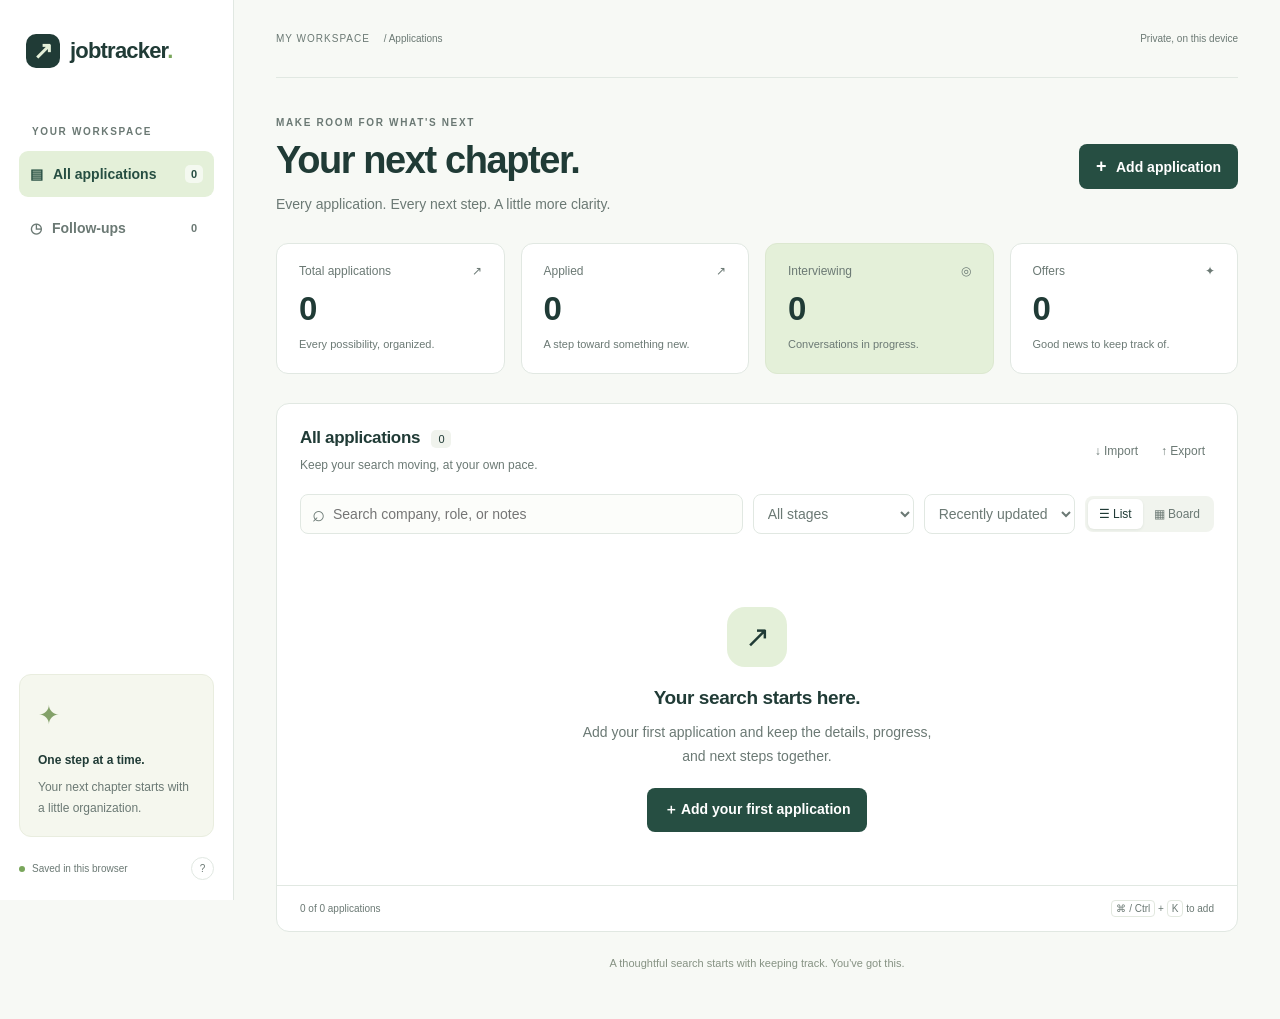
<file: site/tracker/index.html>
<!doctype html>
<html lang="en"><head><meta charset="utf-8"><meta name="viewport" content="width=device-width,initial-scale=1"><meta name="theme-color" content="#172e2b"><title>Personal Job Tracker — Your next chapter</title><link rel="stylesheet" href="style.css"><script src="data.js" defer></script><script src="app.js" defer></script></head>
<body><a class="skip-link" href="#main">Skip to applications</a><div class="workspace">
<aside class="sidebar"><a class="brand" href="../demo.html"><span class="brand-mark" aria-hidden="true">↗</span><span>jobtracker<span class="brand-dot">.</span></span></a><div class="workspace-label">YOUR WORKSPACE</div><nav aria-label="Tracker navigation"><button class="nav-link active" id="all-applications" aria-current="page"><span aria-hidden="true">▤</span> All applications <span id="nav-count" class="count">0</span></button><button class="nav-link" id="follow-up-nav"><span aria-hidden="true">◷</span> Follow-ups <span id="follow-up-count" class="count">0</span></button></nav><div class="sidebar-note"><span class="note-icon" aria-hidden="true">✦</span><strong>One step at a time.</strong><p>Your next chapter starts with a little organization.</p></div><div class="sidebar-bottom"><span class="storage-dot"></span><span id="storage-label">Saved in this browser</span><button id="help-btn" aria-label="Show keyboard shortcuts">?</button></div></aside>
<main id="main"><header class="topbar"><span>MY WORKSPACE <span class="breadcrumb">/ Applications</span></span><span class="privacy-label" id="privacy-label">Private, on this device</span></header>
<section class="heading"><div><p class="eyebrow">MAKE ROOM FOR WHAT'S NEXT</p><h1>Your next chapter.</h1><p class="subtitle">Every application. Every next step. A little more clarity.</p></div><button class="primary" id="add-application-btn"><span aria-hidden="true">+</span> Add application</button></section>
<p id="storage-warning" class="warning" role="status" hidden></p>
<section id="dashboard-stats" class="stats-grid" aria-label="Application summary"></section>
<section class="applications-panel" aria-labelledby="list-heading"><div class="panel-heading"><div><h2 id="list-heading">All applications <span id="heading-count" class="small-count">0</span></h2><p id="list-description">Keep your search moving, at your own pace.</p></div><div class="backup-actions"><button class="text-btn" id="from-history" hidden>＋ From application history</button><button class="text-btn" id="import-btn">↓ Import</button><button class="text-btn" id="export-btn">↑ Export</button><input type="file" id="import-file-input" accept=".json,application/json" hidden></div></div>
<div class="toolbar"><label class="search-box"><span aria-hidden="true">⌕</span><input type="search" id="search-input" placeholder="Search company, role, or notes" aria-label="Search applications"></label><label class="sr-only" for="status-filter">Filter by status</label><select id="status-filter"><option value="">All stages</option></select><label class="sr-only" for="sort-select">Sort applications</label><select id="sort-select"><option value="recent">Recently updated</option><option value="company">Company A–Z</option><option value="date">Applied date</option></select><div class="view-switch" role="group" aria-label="Application view"><button id="table-view-btn" class="active" aria-pressed="true">☰ List</button><button id="board-view-btn" aria-pressed="false">▦ Board</button></div></div>
<div id="bulk-actions-bar" class="bulk-bar" hidden><span id="selected-count"></span><label class="sr-only" for="bulk-status-select">Change selected status</label><select id="bulk-status-select"><option value="">Move to stage…</option></select><button id="bulk-delete-btn" class="danger">Delete selected</button><button id="clear-selection-btn" class="text-btn">Clear selection</button></div>
<div id="applications-container" aria-busy="true"></div><footer class="list-footer"><span id="results-count" aria-live="polite">Loading applications…</span><span><kbd>⌘ / Ctrl</kbd> + <kbd>K</kbd> to add</span></footer></section>
<p class="page-note">A thoughtful search starts with keeping track. You've got this.</p></main></div>
<dialog id="quick-add-modal" aria-labelledby="editor-title"><div class="dialog-heading"><div><p class="eyebrow">THE DETAILS THAT MATTER</p><h2 id="editor-title">Add an application</h2></div><button class="icon-btn" id="quick-add-close" aria-label="Close application editor">×</button></div><form id="quick-add-form"><div class="form-grid"><label>Company <span class="required">*</span><input id="qa-company" maxlength="500" required placeholder="Company name" autocomplete="organization"></label><label>Job title <span class="required">*</span><input id="qa-jobtitle" maxlength="500" required placeholder="Software Engineer Intern"></label><label>Stage<select id="qa-status"></select></label><label>Date applied<input id="qa-date" type="date"></label><label class="wide">Job link<input id="qa-link" type="url" maxlength="2048" placeholder="https://"></label><label class="wide">Salary / compensation<input id="qa-salary" maxlength="500" placeholder="e.g. $30–40/hour"></label><label class="wide">Notes<textarea id="qa-notes" maxlength="10000" rows="4" placeholder="Recruiter details, interview prep, or your next step…"></textarea></label></div><p id="form-error" class="form-error" role="alert" hidden></p><div class="dialog-actions"><button type="button" id="quick-add-cancel" class="secondary">Cancel</button><button type="submit" class="primary" id="save-application">Save application</button></div></form></dialog>
<dialog id="help-modal" aria-labelledby="help-title"><div class="dialog-heading"><h2 id="help-title">A few useful shortcuts</h2><button class="icon-btn" id="help-close" aria-label="Close shortcuts">×</button></div><ul class="shortcut-list"><li><kbd>⌘ / Ctrl + K</kbd><span>Add application</span></li><li><kbd>/</kbd><span>Search applications</span></li><li><kbd>Esc</kbd><span>Close a dialog</span></li></ul></dialog>
<div id="toast-container" aria-live="polite" role="status"></div><noscript><p class="warning">Enable JavaScript to use the tracker. Your saved data stays on this device.</p></noscript></body></html>
</file>
<file: site/tracker/style.css>
*{box-sizing:border-box} :root{--ink:#203b36;--muted:#6b7974;--line:#e1e8e2;--paper:#f7f9f5;--green:#264e42;--mint:#e4f0d9;--white:#fff;--red:#a6373b;font-family:Inter,-apple-system,BlinkMacSystemFont,"Segoe UI",sans-serif;color:var(--ink);background:var(--paper);font-size:14px}body{margin:0}button,input,select,textarea{font:inherit}button,a,input,select,textarea{-webkit-tap-highlight-color:transparent}button{cursor:pointer}button:disabled{cursor:wait;opacity:.55}button:focus-visible,a:focus-visible,input:focus-visible,select:focus-visible,textarea:focus-visible{outline:3px solid #8cba86;outline-offset:3px}[hidden]{display:none!important}a{color:inherit}.workspace{display:grid;grid-template-columns:234px minmax(0,1fr);min-height:100dvh}.sidebar{background:#fff;border-right:1px solid var(--line);padding:34px 19px 20px;display:flex;flex-direction:column;position:sticky;top:0;height:100dvh;gap:20px}.brand{display:flex;gap:10px;align-items:center;text-decoration:none;font-weight:750;font-size:22px;letter-spacing:-.8px;margin:0 7px 38px}.brand-mark{display:grid;place-items:center;width:34px;height:34px;background:var(--ink);color:var(--mint);border-radius:10px;font-size:24px}.brand-dot{color:#79a65b}.workspace-label,.eyebrow{font-size:10px;font-weight:700;letter-spacing:1.65px;color:var(--muted)}.workspace-label{margin:0 13px -6px}nav{display:grid;gap:8px}.nav-link{display:flex;align-items:center;gap:10px;min-height:46px;background:none;border:0;color:var(--muted);border-radius:9px;padding:11px;font-weight:600;text-align:left}.nav-link.active{background:var(--mint);color:var(--green)}.nav-link:hover{background:#eef4e8}.count{margin-left:auto;font-size:11px;background:#fff9;border-radius:5px;padding:3px 6px}.sidebar-note{background:#f5f7ee;border:1px solid #e9eddf;border-radius:12px;padding:18px;margin-top:auto;font-size:12px;line-height:1.7}.note-icon{display:block;color:#83a169;font-size:26px;margin-bottom:13px}.sidebar-note strong{display:block}.sidebar-note p{color:var(--muted);margin:7px 0 0}.sidebar-bottom{display:flex;align-items:center;gap:7px;font-size:10px;color:var(--muted)}.storage-dot{height:6px;width:6px;border-radius:50%;background:#79a65b;flex-shrink:0}.sidebar-bottom button{margin-left:auto;border:1px solid var(--line);border-radius:50%;width:23px;height:23px;background:#fff;color:var(--muted)}main{min-width:0;padding:0 42px 25px}.topbar{height:78px;display:flex;align-items:center;justify-content:space-between;border-bottom:1px solid var(--line);font-size:10px;letter-spacing:1px;color:var(--muted)}.breadcrumb{letter-spacing:0;margin-left:10px}.privacy-label{letter-spacing:0}.heading{display:flex;justify-content:space-between;align-items:center;gap:25px;margin:39px 0 28px}.eyebrow{margin:0 0 11px}h1{font-size:clamp(28px,3vw,38px);font-weight:600;letter-spacing:-1.4px;margin:0 0 11px}h2{font-size:17px;letter-spacing:-.35px;margin:0}.subtitle{color:var(--muted);margin:0;line-height:1.6}.primary,.secondary{border:0;border-radius:8px;padding:12px 17px;font-weight:600;min-height:44px;white-space:nowrap}.primary{background:var(--green);color:#fff}.primary:hover{background:#183d31}.secondary{background:#edf2eb;color:var(--ink)}.primary span{font-size:18px;margin-right:6px}.stats-grid{display:grid;grid-template-columns:repeat(4,minmax(0,1fr));gap:16px;margin-bottom:29px}.stat{background:#fff;border:1px solid var(--line);border-radius:12px;padding:20px 22px}.stat.highlight{background:var(--mint);border-color:#dce8d0}.stat-label{font-size:12px;color:var(--muted);display:flex;justify-content:space-between;gap:10px}.stat strong{display:block;font-size:33px;font-weight:600;letter-spacing:-1.2px;margin:12px 0 8px}.stat p{font-size:11px;line-height:1.5;color:var(--muted);margin:0}.applications-panel{background:#fff;border:1px solid var(--line);border-radius:13px;overflow:hidden}.panel-heading{display:flex;align-items:center;justify-content:space-between;gap:16px;padding:24px 23px 20px}.panel-heading p{font-size:12px;color:var(--muted);margin:8px 0 0;line-height:1.5}.small-count{font-size:11px;font-weight:500;background:#f0f3ed;border-radius:5px;padding:3px 7px;margin-left:7px}.backup-actions{display:flex;gap:5px;flex-wrap:wrap;justify-content:flex-end}.text-btn{background:none;border:0;color:var(--muted);padding:9px;font-size:12px;min-height:36px;border-radius:6px}.text-btn:hover{background:#f1f5ed;color:var(--green)}.toolbar{padding:0 23px 20px;display:flex;align-items:center;gap:10px;flex-wrap:wrap}.search-box{display:flex;align-items:center;gap:8px;flex:1;min-width:180px;border:1px solid var(--line);border-radius:8px;padding:0 11px;background:#fcfdfa}.search-box span{font-size:22px;color:var(--muted)}.search-box input{border:0;background:none;min-width:0;width:100%;padding:11px 0;outline-offset:6px}.toolbar select,.bulk-bar select{background:#fff;border:1px solid var(--line);border-radius:8px;color:var(--muted);padding:10px;min-height:40px;max-width:100%}.view-switch{display:flex;background:#f1f4ee;padding:3px;border-radius:8px}.view-switch button{border:0;background:none;padding:8px 11px;border-radius:6px;font-size:12px;color:var(--muted)}.view-switch button.active{background:#fff;box-shadow:0 1px 3px #152d2514;color:var(--ink)}.bulk-bar{display:flex;gap:10px;align-items:center;flex-wrap:wrap;background:#f2f7eb;padding:12px 22px;font-size:12px}.danger{color:var(--red);background:#fff;border:1px solid #edcccc;border-radius:6px;padding:10px}.table-scroll{overflow-x:auto}.applications-table{border-collapse:collapse;width:100%;font-size:12px;text-align:left}.applications-table th{font-size:10px;text-transform:uppercase;letter-spacing:.6px;color:var(--muted);background:#fafbf7;font-weight:500;padding:13px 14px;border-block:1px solid var(--line);white-space:nowrap}.applications-table td{padding:18px 14px;border-bottom:1px solid #edf1eb;vertical-align:middle}.applications-table tr:last-child td{border-bottom:0}.applications-table td:first-child,.applications-table th:first-child{padding-left:23px;width:40px}.applications-table td:last-child{padding-right:23px;text-align:right}.company-cell{display:flex;align-items:center;gap:11px;min-width:170px}.company-monogram{display:grid;place-items:center;width:33px;height:33px;border-radius:9px;background:#edf1e6;color:#5d7654;flex-shrink:0;font-weight:700;font-size:11px}.company-cell strong{font-size:12px;display:block;font-weight:650;overflow-wrap:anywhere}.role{display:block;color:var(--muted);font-size:11px;margin-top:5px;overflow-wrap:anywhere;max-width:300px}.badge{display:inline-flex;align-items:center;gap:5px;font-size:10px;white-space:nowrap;border-radius:5px;padding:6px 8px;font-weight:550;background:#eef1ed;color:#667064}.badge:before{content:"";height:4px;width:4px;border-radius:50%;background:currentColor}.stage-applied{background:#eef0ff;color:#65569a}.stage-interview{background:#fff1d5;color:#8e6c25}.stage-offer{background:#e5f3e8;color:#38754b}.stage-rejected{background:#fae9e7;color:#a35d59}.stage-interested{background:#e8f0f7;color:#4a7392}.date-label{color:var(--muted);white-space:nowrap;font-size:11px}.follow-up-tag{font-size:10px;display:block;color:#9b772c;margin-top:5px}.row-actions{display:flex;justify-content:flex-end;align-items:center;gap:2px}.icon-btn{border:0;background:none;border-radius:6px;color:var(--muted);min-width:34px;min-height:34px;font-size:18px;display:inline-grid;place-items:center;text-decoration:none}.icon-btn:hover{background:#f0f4ed;color:var(--ink)}input[type=checkbox]{accent-color:var(--green);width:15px;height:15px;cursor:pointer}.empty-state{padding:53px 20px;text-align:center}.empty-symbol{display:grid;place-items:center;width:60px;height:60px;border-radius:18px;background:var(--mint);margin:0 auto 20px;font-size:30px}.empty-state h3{font-size:19px;letter-spacing:-.4px;font-weight:600;margin:0 0 12px}.empty-state p{color:var(--muted);line-height:1.7;max-width:350px;margin:0 auto 20px}.list-footer{display:flex;justify-content:space-between;gap:10px;padding:17px 23px;border-top:1px solid var(--line);font-size:10px;color:var(--muted)}kbd{font-family:inherit;border:1px solid #e2e8df;border-radius:4px;padding:2px 4px;font-size:10px}.page-note{text-align:center;font-size:11px;color:#869283;margin:25px 0}.board{display:flex;gap:14px;overflow-x:auto;padding:0 22px 22px;scroll-snap-type:x proximity;align-items:flex-start}.kanban-column{flex:0 0 249px;max-width:calc(100vw - 80px);background:#f8faf5;border-radius:10px;scroll-snap-align:start;padding:12px}.kanban-heading{display:flex;align-items:center;justify-content:space-between;font-size:11px;font-weight:600;margin:0 0 12px}.kanban-cards{min-height:90px;display:grid;gap:10px}.kanban-card{background:#fff;border:1px solid var(--line);border-radius:9px;padding:15px;min-width:0}.kanban-card-company{font-weight:650;overflow-wrap:anywhere}.kanban-card-title{font-size:11px;color:var(--muted);margin:7px 0 12px;overflow-wrap:anywhere}.kanban-card select{width:100%;border:1px solid var(--line);border-radius:6px;background:#fafcf8;color:var(--ink);padding:9px;font-size:11px;margin-top:12px}.card-actions{display:flex;justify-content:space-between;align-items:center;margin-top:9px}.column-empty{font-size:11px;text-align:center;color:#8a9686;padding:24px 5px}.dragging{opacity:.5}.warning{background:#fff4d9;border:1px solid #eddba7;border-radius:8px;padding:14px;line-height:1.6;font-size:12px}.sr-only{position:absolute;width:1px;height:1px;padding:0;margin:-1px;overflow:hidden;clip:rect(0,0,0,0);white-space:nowrap;border:0}.skip-link{position:fixed;top:-80px;left:15px;background:var(--green);color:#fff;z-index:100;padding:10px}.skip-link:focus{top:10px}dialog{width:min(590px,calc(100vw - 28px));max-height:calc(100dvh - 28px);overflow-y:auto;padding:27px;border:1px solid var(--line);border-radius:15px;color:var(--ink);box-shadow:0 30px 100px #132b2830}dialog::backdrop{background:#142e285e;backdrop-filter:blur(3px)}.dialog-heading{display:flex;justify-content:space-between;align-items:flex-start;gap:20px;margin-bottom:22px}.dialog-heading h2{font-size:24px;letter-spacing:-.7px}.form-grid{display:grid;grid-template-columns:1fr 1fr;gap:17px}.form-grid label{display:flex;flex-direction:column;gap:8px;font-size:12px;font-weight:550;min-width:0}.required{display:none}.form-grid .wide{grid-column:1/-1}.form-grid input,.form-grid select,.form-grid textarea{width:100%;border:1px solid var(--line);border-radius:7px;padding:11px;background:#fbfcf9;color:var(--ink);resize:vertical;font-weight:400}.dialog-actions{display:flex;justify-content:flex-end;gap:10px;margin-top:24px}.form-error{color:var(--red);font-size:12px}.shortcut-list{padding:0;list-style:none}.shortcut-list li{display:flex;justify-content:space-between;padding:14px 0;border-top:1px solid var(--line);font-size:12px}#toast-container{position:fixed;bottom:22px;right:22px;display:grid;gap:8px;z-index:100;max-width:calc(100vw - 44px)}.toast{background:var(--green);color:#fff;padding:14px 19px;max-width:410px;border-radius:9px;box-shadow:0 5px 20px #122a2425;font-size:12px;line-height:1.5}.toast.error{background:#8e3738}@media(min-width:1600px){main{max-width:1550px;width:100%;margin:auto}}@media(max-width:1150px){.workspace{grid-template-columns:198px minmax(0,1fr)}main{padding-inline:25px}.stat{padding:17px}.stats-grid{gap:10px}.panel-heading{align-items:flex-start}.toolbar{gap:8px}.view-switch{margin-left:auto}}@media(max-width:800px){.workspace{grid-template-columns:1fr}.sidebar{height:auto;position:static;border-right:0;border-bottom:1px solid var(--line);padding:15px 20px;display:grid;grid-template-columns:1fr auto;gap:14px}.brand{margin:0;font-size:20px}.brand-mark{width:30px;height:30px}.workspace-label,.sidebar-note,.sidebar-bottom{display:none}.sidebar nav{display:flex;gap:3px}.nav-link{font-size:11px;min-height:38px;padding:8px}.nav-link>span:first-child{display:none}.nav-link .count{font-size:9px}main{padding-inline:20px}.topbar{height:55px}.heading{margin:27px 0 23px}.heading .primary{font-size:12px}.stats-grid{gap:10px}.stat-label{font-size:10px}.stat strong{font-size:27px}.stat{padding:15px}.stat p{font-size:10px}.panel-heading{padding:20px}.toolbar{padding:0 20px 18px}.toolbar .search-box{flex-basis:100%}}@media(max-width:520px){.sidebar{grid-template-columns:1fr;padding:14px 17px;gap:12px}.sidebar nav{justify-content:flex-start}.nav-link{padding:8px 12px}.nav-link>span:first-child{display:inline}.nav-link .count{margin-left:6px}main{padding-inline:15px}.topbar{font-size:9px}.breadcrumb{margin-left:5px}.privacy-label{display:none}.heading{align-items:flex-start;flex-direction:column;gap:16px}h1{font-size:31px}.subtitle{font-size:12px}.heading .primary{width:100%;padding:11px}.stats-grid{grid-template-columns:1fr 1fr;margin-bottom:20px}.stat strong{margin:9px 0 5px}.panel-heading{flex-direction:column;gap:8px;padding:18px 16px}.backup-actions{justify-content:flex-start;margin-left:-8px}.toolbar{padding-inline:16px;gap:8px}.toolbar select{flex:1;min-width:0;font-size:11px}.view-switch{width:100%;margin:0}.view-switch button{flex:1;min-height:36px}.table-scroll{overflow:visible}.applications-table thead{display:none}.applications-table,.applications-table tbody{display:block}.applications-table tr{display:grid;grid-template-columns:25px minmax(0,1fr) auto;border-top:1px solid var(--line);padding:16px;gap:10px 8px;align-items:center}.applications-table td{border:0;padding:0!important;min-width:0}.applications-table td:nth-child(1){grid-column:1;grid-row:1;width:auto}.applications-table td:nth-child(2){grid-column:2;grid-row:1}.applications-table td:nth-child(3){grid-column:2;grid-row:2}.applications-table td:nth-child(4){grid-column:2;grid-row:3}.applications-table td:nth-child(5){grid-column:3;grid-row:1/4;align-self:start}.company-cell{min-width:0;gap:8px}.company-monogram{display:none}.company-cell strong{font-size:13px}.role{max-width:none;line-height:1.5}.row-actions{flex-direction:column}.icon-btn{min-width:35px;min-height:35px}.list-footer{padding:15px;flex-direction:column;gap:8px}.form-grid{grid-template-columns:1fr}.form-grid .wide{grid-column:auto}dialog{padding:22px}.dialog-actions button{flex:1;font-size:12px}.bulk-bar{padding:12px 16px}.board{padding-inline:16px}.page-note{font-size:10px;line-height:1.6}}@media(prefers-reduced-motion:reduce){*{scroll-behavior:auto!important}}

/* Bound board overflow to its own scroll area, including native form controls. */
.board{contain:layout paint}.kanban-card .row-actions{flex-direction:row}body[data-storage="api"] .workspace{grid-template-columns:minmax(0,1fr)}body[data-storage="api"] .sidebar{display:none}body[data-storage="api"] main{padding-inline:22px}body[data-storage="api"] .topbar{height:48px}@media(max-width:520px){body[data-storage="api"] main{padding-inline:12px}}
</file>
